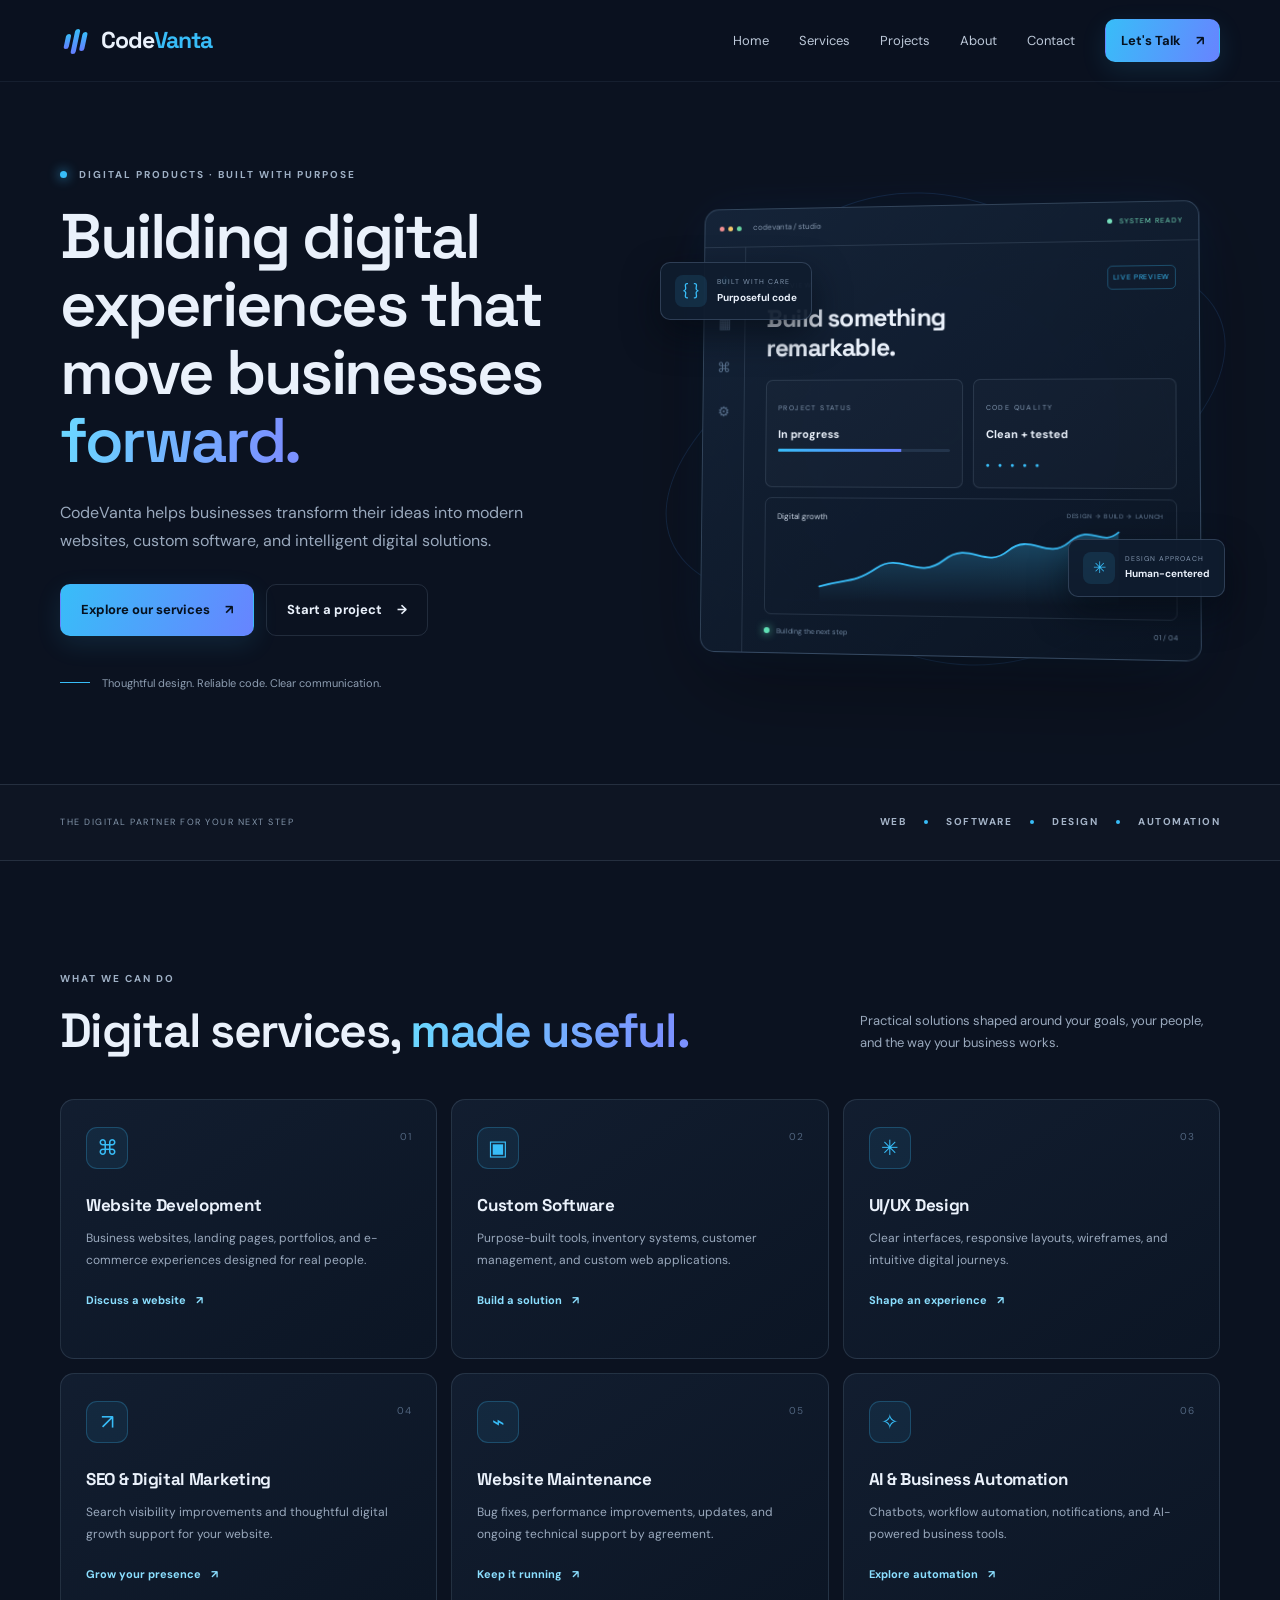
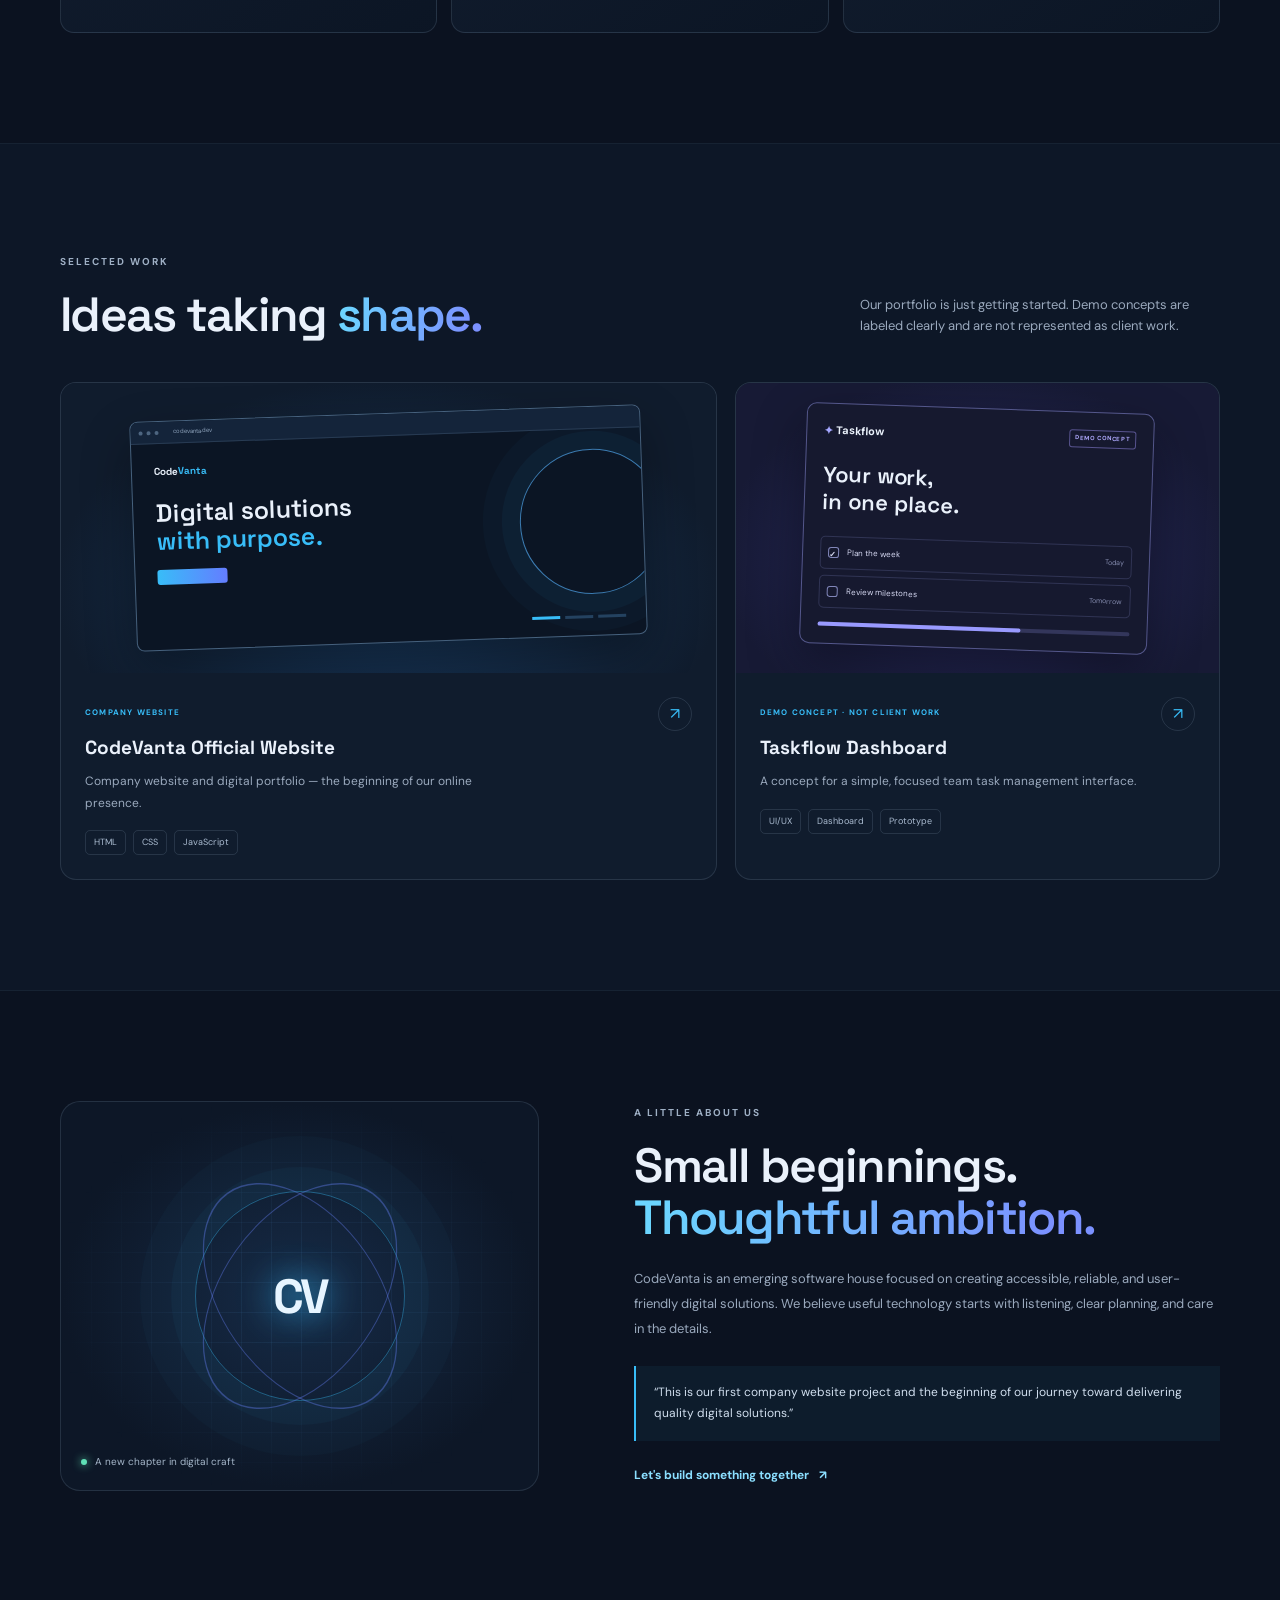
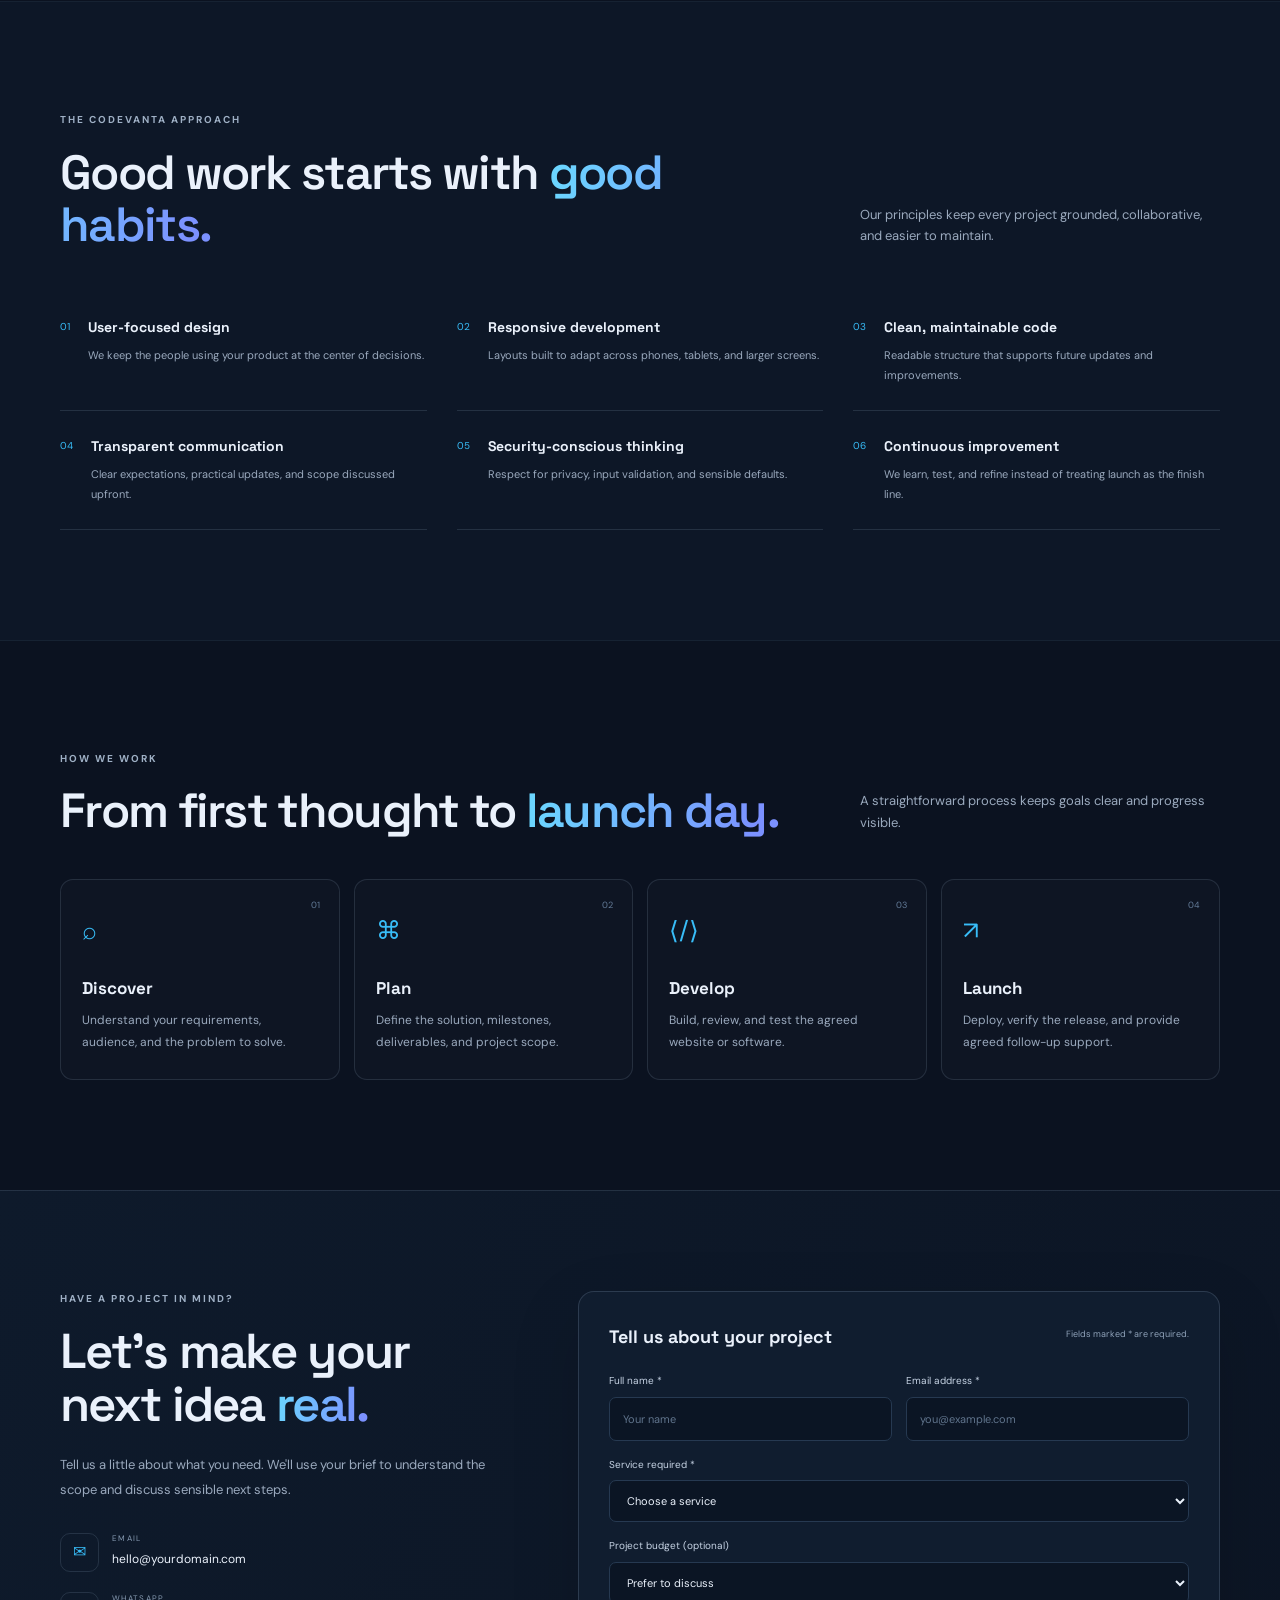
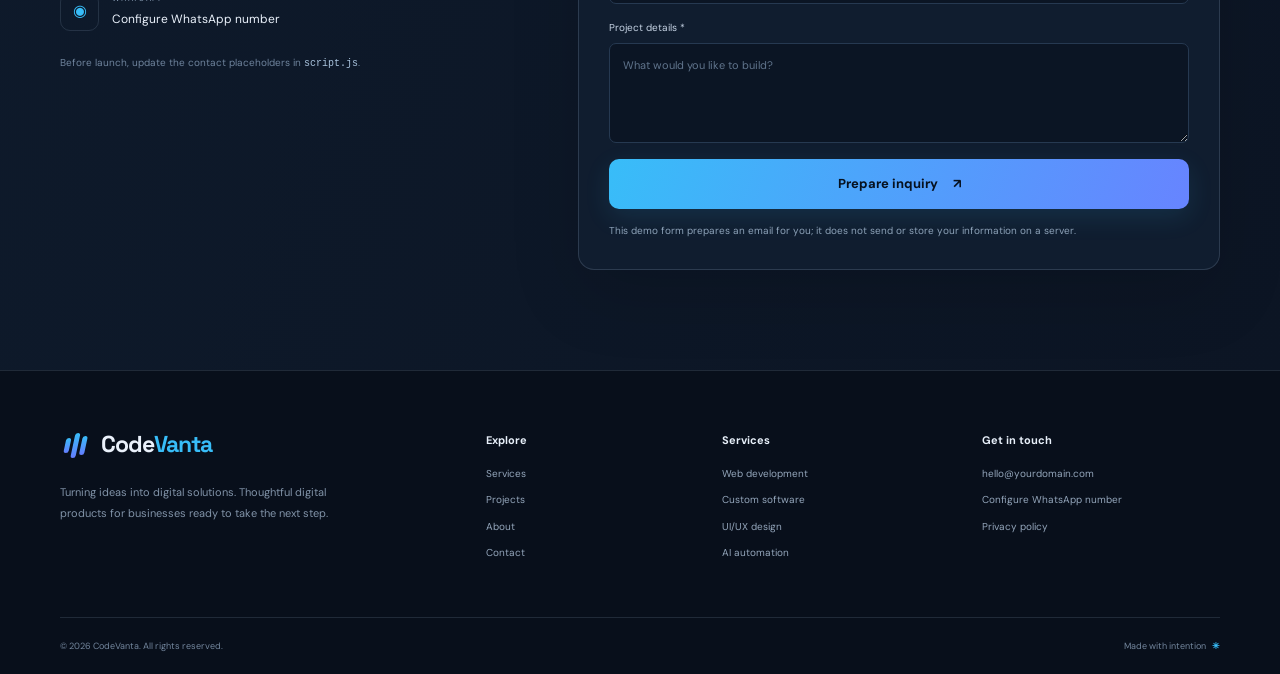
<file: codevanta/index.html>
<!doctype html>
<html lang="en">
<head>
  <meta charset="utf-8">
  <meta name="viewport" content="width=device-width, initial-scale=1">
  <title>CodeVanta — Turning Ideas Into Digital Solutions</title>
  <meta name="description" content="CodeVanta builds modern websites, custom software, thoughtful digital experiences, and business automation solutions.">
  <meta name="theme-color" content="#0b1220">
  <meta property="og:title" content="CodeVanta — Digital Solutions">
  <meta property="og:description" content="Turning Ideas Into Digital Solutions.">
  <meta property="og:type" content="website">
  <meta property="og:image" content="/assets/og-cover.svg">
  <link rel="icon" href="assets/favicon.svg" type="image/svg+xml">
  <link rel="preconnect" href="https://fonts.googleapis.com">
  <link rel="preconnect" href="https://fonts.gstatic.com" crossorigin>
  <link href="https://fonts.googleapis.com/css2?family=DM+Sans:wght@400;500;600;700&family=Space+Grotesk:wght@400;500;600;700&display=swap" rel="stylesheet">
  <link rel="stylesheet" href="styles.css">
  <script src="script.js" defer></script>
</head>
<body>
  <a class="skip-link" href="#main">Skip to content</a>
  <header class="site-header">
    <nav class="nav container" aria-label="Main navigation">
      <a class="brand" href="#home" aria-label="CodeVanta home">
        <span class="brand-mark" aria-hidden="true"><span></span><span></span><span></span></span>
        <span>Code<span class="brand-accent">Vanta</span></span>
      </a>
      <button class="menu-toggle" type="button" aria-expanded="false" aria-controls="nav-links" aria-label="Open navigation"><span></span><span></span><span></span></button>
      <div class="nav-links" id="nav-links">
        <a href="#home">Home</a><a href="#services">Services</a><a href="#projects">Projects</a><a href="#about">About</a><a href="#contact">Contact</a>
        <a class="button button-small" href="#contact">Let's Talk <span aria-hidden="true">↗</span></a>
      </div>
    </nav>
  </header>

  <main id="main">
    <section class="hero section container" id="home">
      <div class="hero-copy reveal">
        <p class="eyebrow"><span class="eyebrow-dot"></span> DIGITAL PRODUCTS · BUILT WITH PURPOSE</p>
        <h1>Building digital experiences that move businesses <span class="gradient-text">forward.</span></h1>
        <p class="hero-description">CodeVanta helps businesses transform their ideas into modern websites, custom software, and intelligent digital solutions.</p>
        <div class="hero-actions"><a class="button" href="#services">Explore our services <span aria-hidden="true">↗</span></a><a class="button button-ghost" href="#contact">Start a project <span aria-hidden="true">→</span></a></div>
        <div class="hero-note"><span class="note-line"></span><span>Thoughtful design. Reliable code. Clear communication.</span></div>
      </div>
      <div class="hero-art reveal" aria-label="Abstract digital product dashboard illustration" role="img">
        <div class="art-glow"></div>
        <div class="orbit orbit-one"></div><div class="orbit orbit-two"></div>
        <div class="dashboard">
          <div class="dash-top"><div class="window-dots"><i></i><i></i><i></i></div><span>codevanta / studio</span><span class="dash-status"><b></b> SYSTEM READY</span></div>
          <div class="dash-content">
            <div class="dash-sidebar"><span class="side-active">◈</span><span>▦</span><span>⌘</span><span>⚙</span></div>
            <div class="dash-main">
              <div class="dash-heading"><div><small>OVERVIEW</small><h3>Build something<br>remarkable.</h3></div><span class="dash-chip">LIVE PREVIEW</span></div>
              <div class="metric-row"><div class="metric"><small>PROJECT STATUS</small><strong>In progress</strong><span class="metric-bar"><i></i></span></div><div class="metric"><small>CODE QUALITY</small><strong>Clean + tested</strong><span class="metric-points">● ● ● ● ●</span></div></div>
              <div class="chart-card"><div class="chart-head"><span>Digital growth</span><span>DESIGN → BUILD → LAUNCH</span></div><svg viewBox="0 0 420 110" role="presentation" aria-hidden="true"><defs><linearGradient id="area" x1="0" y1="0" x2="0" y2="1"><stop offset="0" stop-color="#38bdf8" stop-opacity=".32"/><stop offset="1" stop-color="#38bdf8" stop-opacity="0"/></linearGradient></defs><path d="M0 88 C40 76 48 84 82 61 S140 78 177 49 S234 62 267 35 S320 49 352 22 S395 29 420 8 L420 110 L0 110Z" fill="url(#area)"/><path d="M0 88 C40 76 48 84 82 61 S140 78 177 49 S234 62 267 35 S320 49 352 22 S395 29 420 8" fill="none" stroke="#38bdf8" stroke-width="2.5" stroke-linecap="round"/></svg></div>
              <div class="dash-bottom"><span><i class="pulse"></i> Building the next step</span><span>01 / 04</span></div>
            </div>
          </div>
        </div>
        <div class="float-card float-code"><span class="float-icon">{ }</span><div><small>BUILT WITH CARE</small><strong>Purposeful code</strong></div></div>
        <div class="float-card float-design"><span class="float-icon">✳</span><div><small>DESIGN APPROACH</small><strong>Human-centered</strong></div></div>
      </div>
    </section>

    <section class="trust-strip"><div class="container trust-inner"><span>THE DIGITAL PARTNER FOR YOUR NEXT STEP</span><div><b>WEB</b><i></i><b>SOFTWARE</b><i></i><b>DESIGN</b><i></i><b>AUTOMATION</b></div></div></section>

    <section class="section container" id="services">
      <div class="section-heading reveal"><div><p class="eyebrow">WHAT WE CAN DO</p><h2>Digital services, <span class="gradient-text">made useful.</span></h2></div><p>Practical solutions shaped around your goals, your people, and the way your business works.</p></div>
      <div class="services-grid">
        <article class="service-card reveal"><span class="service-icon">⌘</span><span class="card-index">01</span><h3>Website Development</h3><p>Business websites, landing pages, portfolios, and e-commerce experiences designed for real people.</p><a href="#contact">Discuss a website <span>↗</span></a></article>
        <article class="service-card reveal"><span class="service-icon">▣</span><span class="card-index">02</span><h3>Custom Software</h3><p>Purpose-built tools, inventory systems, customer management, and custom web applications.</p><a href="#contact">Build a solution <span>↗</span></a></article>
        <article class="service-card reveal"><span class="service-icon">✳</span><span class="card-index">03</span><h3>UI/UX Design</h3><p>Clear interfaces, responsive layouts, wireframes, and intuitive digital journeys.</p><a href="#contact">Shape an experience <span>↗</span></a></article>
        <article class="service-card reveal"><span class="service-icon">↗</span><span class="card-index">04</span><h3>SEO & Digital Marketing</h3><p>Search visibility improvements and thoughtful digital growth support for your website.</p><a href="#contact">Grow your presence <span>↗</span></a></article>
        <article class="service-card reveal"><span class="service-icon">⌁</span><span class="card-index">05</span><h3>Website Maintenance</h3><p>Bug fixes, performance improvements, updates, and ongoing technical support by agreement.</p><a href="#contact">Keep it running <span>↗</span></a></article>
        <article class="service-card reveal"><span class="service-icon">✧</span><span class="card-index">06</span><h3>AI & Business Automation</h3><p>Chatbots, workflow automation, notifications, and AI-powered business tools.</p><a href="#contact">Explore automation <span>↗</span></a></article>
      </div>
    </section>

    <section class="section projects-section" id="projects"><div class="container">
      <div class="section-heading reveal"><div><p class="eyebrow">SELECTED WORK</p><h2>Ideas taking <span class="gradient-text">shape.</span></h2></div><p>Our portfolio is just getting started. Demo concepts are labeled clearly and are not represented as client work.</p></div>
      <div class="projects-grid">
        <article class="project-card project-feature reveal"><div class="project-visual visual-main"><div class="browser-frame"><div class="browser-bar"><i></i><i></i><i></i><span>codevanta.dev</span></div><div class="browser-content"><div class="browser-brand">Code<span>Vanta</span></div><div class="browser-title">Digital solutions<br><em>with purpose.</em></div><div class="browser-button"></div><div class="browser-orb"></div><div class="browser-lines"><i></i><i></i><i></i></div></div></div></div><div class="project-info"><div><span class="project-type">COMPANY WEBSITE</span><h3>CodeVanta Official Website</h3><p>Company website and digital portfolio — the beginning of our online presence.</p><div class="tech-tags"><span>HTML</span><span>CSS</span><span>JavaScript</span></div></div><span class="project-arrow" aria-hidden="true">↗</span></div></article>
        <article class="project-card reveal"><div class="project-visual visual-demo"><div class="demo-window"><div class="demo-top"><span>✦</span> Taskflow <small>DEMO CONCEPT</small></div><div class="demo-title">Your work,<br>in one place.</div><div class="demo-task"><b>✓</b><span>Plan the week</span><i>Today</i></div><div class="demo-task"><b></b><span>Review milestones</span><i>Tomorrow</i></div><div class="demo-progress"><span></span></div></div></div><div class="project-info"><div><span class="project-type">DEMO CONCEPT · NOT CLIENT WORK</span><h3>Taskflow Dashboard</h3><p>A concept for a simple, focused team task management interface.</p><div class="tech-tags"><span>UI/UX</span><span>Dashboard</span><span>Prototype</span></div></div><span class="project-arrow" aria-hidden="true">↗</span></div></article>
      </div>
    </div></section>

    <section class="section container about-layout" id="about"><div class="about-art reveal"><div class="about-grid"></div><div class="about-orbit"><span>CV</span></div><div class="about-caption"><span class="pulse"></span> A new chapter in digital craft</div></div><div class="about-copy reveal"><p class="eyebrow">A LITTLE ABOUT US</p><h2>Small beginnings.<br><span class="gradient-text">Thoughtful ambition.</span></h2><p>CodeVanta is an emerging software house focused on creating accessible, reliable, and user-friendly digital solutions. We believe useful technology starts with listening, clear planning, and care in the details.</p><blockquote>“This is our first company website project and the beginning of our journey toward delivering quality digital solutions.”</blockquote><a class="text-link" href="#contact">Let's build something together <span>↗</span></a></div></section>

    <section class="section why-section"><div class="container"><div class="section-heading reveal"><div><p class="eyebrow">THE CODEVANTA APPROACH</p><h2>Good work starts with <span class="gradient-text">good habits.</span></h2></div><p>Our principles keep every project grounded, collaborative, and easier to maintain.</p></div><div class="why-grid"><div class="why-item reveal"><span>01</span><div><h3>User-focused design</h3><p>We keep the people using your product at the center of decisions.</p></div></div><div class="why-item reveal"><span>02</span><div><h3>Responsive development</h3><p>Layouts built to adapt across phones, tablets, and larger screens.</p></div></div><div class="why-item reveal"><span>03</span><div><h3>Clean, maintainable code</h3><p>Readable structure that supports future updates and improvements.</p></div></div><div class="why-item reveal"><span>04</span><div><h3>Transparent communication</h3><p>Clear expectations, practical updates, and scope discussed upfront.</p></div></div><div class="why-item reveal"><span>05</span><div><h3>Security-conscious thinking</h3><p>Respect for privacy, input validation, and sensible defaults.</p></div></div><div class="why-item reveal"><span>06</span><div><h3>Continuous improvement</h3><p>We learn, test, and refine instead of treating launch as the finish line.</p></div></div></div></div></section>

    <section class="section container process-section"><div class="section-heading reveal"><div><p class="eyebrow">HOW WE WORK</p><h2>From first thought to <span class="gradient-text">launch day.</span></h2></div><p>A straightforward process keeps goals clear and progress visible.</p></div><div class="process-grid"><article class="process-step reveal"><span class="process-number">01</span><div class="process-icon">⌕</div><h3>Discover</h3><p>Understand your requirements, audience, and the problem to solve.</p></article><article class="process-step reveal"><span class="process-number">02</span><div class="process-icon">⌘</div><h3>Plan</h3><p>Define the solution, milestones, deliverables, and project scope.</p></article><article class="process-step reveal"><span class="process-number">03</span><div class="process-icon">⟨/⟩</div><h3>Develop</h3><p>Build, review, and test the agreed website or software.</p></article><article class="process-step reveal"><span class="process-number">04</span><div class="process-icon">↗</div><h3>Launch</h3><p>Deploy, verify the release, and provide agreed follow-up support.</p></article></div></section>

    <section class="contact-section" id="contact"><div class="container contact-layout"><div class="contact-copy reveal"><p class="eyebrow">HAVE A PROJECT IN MIND?</p><h2>Let's make your next idea <span class="gradient-text">real.</span></h2><p>Tell us a little about what you need. We'll use your brief to understand the scope and discuss sensible next steps.</p><div class="contact-method"><span class="contact-method-icon">✉</span><div><small>EMAIL</small><a href="mailto:hello@yourdomain.com" data-email-link>hello@yourdomain.com</a></div></div><div class="contact-method"><span class="contact-method-icon">◉</span><div><small>WHATSAPP</small><a href="#" data-whatsapp-link>Configure WhatsApp number</a></div></div><p class="contact-config-note">Before launch, update the contact placeholders in <code>script.js</code>.</p></div>
      <form class="contact-form reveal" id="contact-form" novalidate>
        <div class="form-heading"><h3>Tell us about your project</h3><p>Fields marked * are required.</p></div>
        <div class="form-row"><label>Full name *<input name="name" autocomplete="name" required minlength="2" maxlength="100" placeholder="Your name"></label><label>Email address *<input name="email" type="email" autocomplete="email" required maxlength="254" placeholder="you@example.com"></label></div>
        <label>Service required *<select name="service" required><option value="">Choose a service</option><option>Website Development</option><option>Custom Software Development</option><option>UI/UX Design</option><option>SEO and Digital Marketing</option><option>Website Maintenance</option><option>AI and Business Automation</option><option>Other / Not sure yet</option></select></label>
        <label>Project budget (optional)<select name="budget"><option value="">Prefer to discuss</option><option>Under $500</option><option>$500–$1,500</option><option>$1,500–$5,000</option><option>$5,000+</option></select></label>
        <label>Project details *<textarea name="details" required minlength="10" maxlength="3000" rows="4" placeholder="What would you like to build?"></textarea></label>
        <div class="hp-field" aria-hidden="true"><label>Leave this field empty<input name="website" tabindex="-1" autocomplete="off"></label></div>
        <button class="button form-submit" type="submit">Prepare inquiry <span aria-hidden="true">↗</span></button>
        <p class="form-status" id="form-status" role="status" aria-live="polite">This demo form prepares an email for you; it does not send or store your information on a server.</p>
      </form>
    </div></section>
  </main>

  <footer class="site-footer"><div class="container footer-main"><div class="footer-brand-col"><a class="brand" href="#home"><span class="brand-mark" aria-hidden="true"><span></span><span></span><span></span></span><span>Code<span class="brand-accent">Vanta</span></span></a><p>Turning ideas into digital solutions. Thoughtful digital products for businesses ready to take the next step.</p></div><div class="footer-links"><h4>Explore</h4><a href="#services">Services</a><a href="#projects">Projects</a><a href="#about">About</a><a href="#contact">Contact</a></div><div class="footer-links"><h4>Services</h4><a href="#services">Web development</a><a href="#services">Custom software</a><a href="#services">UI/UX design</a><a href="#services">AI automation</a></div><div class="footer-links"><h4>Get in touch</h4><a href="mailto:hello@yourdomain.com" data-email-link>hello@yourdomain.com</a><a href="#" data-whatsapp-link>WhatsApp placeholder</a><a href="privacy.html">Privacy policy</a></div></div><div class="container footer-bottom"><span>© <span id="year"></span> CodeVanta. All rights reserved.</span><span>Made with intention <b>✳</b></span></div></footer>
</body>
</html>
</file>
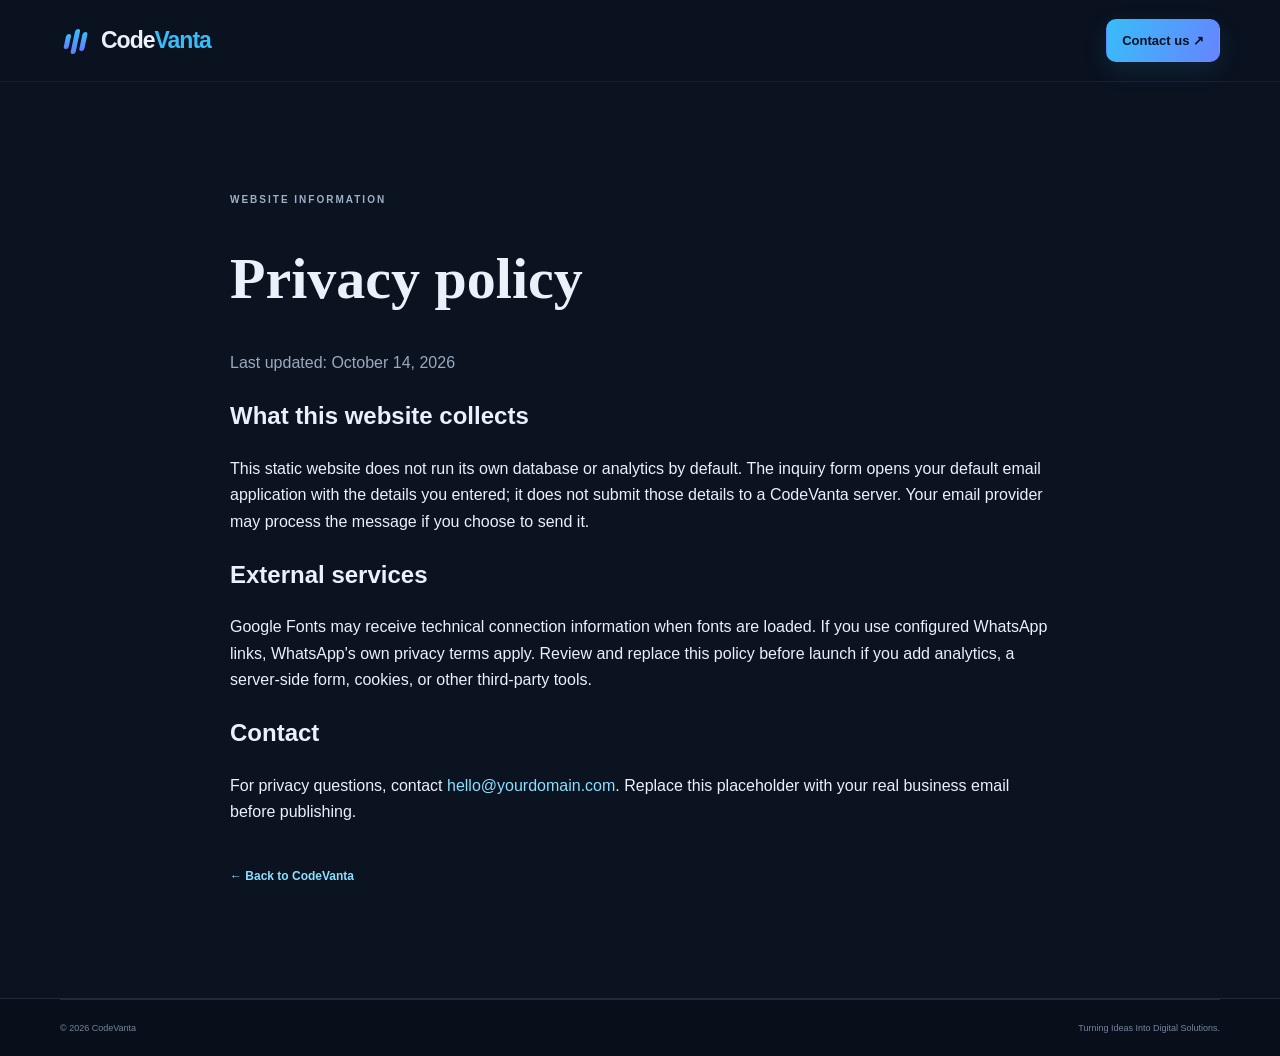
<file: codevanta/privacy.html>
<!doctype html>
<html lang="en"><head><meta charset="utf-8"><meta name="viewport" content="width=device-width, initial-scale=1"><meta name="robots" content="index,follow"><title>Privacy Policy — CodeVanta</title><meta name="description" content="Privacy information for the CodeVanta website."><link rel="icon" href="assets/favicon.svg" type="image/svg+xml"><link rel="stylesheet" href="styles.css"></head><body><header class="site-header"><nav class="nav container"><a class="brand" href="index.html"><span class="brand-mark" aria-hidden="true"><span></span><span></span><span></span></span><span>Code<span class="brand-accent">Vanta</span></span></a><a class="button button-small" href="index.html#contact">Contact us ↗</a></nav></header><main class="container section" style="max-width:820px"><p class="eyebrow">WEBSITE INFORMATION</p><h1 style="font-family:'Space Grotesk';font-size:clamp(38px,6vw,58px);line-height:1.1">Privacy policy</h1><p style="color:#9aa9bd">Last updated: October 14, 2026</p><h2>What this website collects</h2><p>This static website does not run its own database or analytics by default. The inquiry form opens your default email application with the details you entered; it does not submit those details to a CodeVanta server. Your email provider may process the message if you choose to send it.</p><h2>External services</h2><p>Google Fonts may receive technical connection information when fonts are loaded. If you use configured WhatsApp links, WhatsApp's own privacy terms apply. Review and replace this policy before launch if you add analytics, a server-side form, cookies, or other third-party tools.</p><h2>Contact</h2><p>For privacy questions, contact <a href="mailto:hello@yourdomain.com" style="color:#8bdfff">hello@yourdomain.com</a>. Replace this placeholder with your real business email before publishing.</p><a class="text-link" href="index.html">← Back to CodeVanta</a></main><footer class="site-footer"><div class="container footer-bottom"><span>© 2026 CodeVanta</span><span>Turning Ideas Into Digital Solutions.</span></div></footer></body></html>
</file>
<file: codevanta/styles.css>
:root{--navy:#0b1220;--navy2:#101b2e;--ink:#eaf1fb;--muted:#9aa9bd;--blue:#38bdf8;--blue2:#647dff;--line:rgba(169,194,223,.15);--card:#101b2b;--white:#fff;--max:1160px;--radius:20px}*{box-sizing:border-box}html{scroll-behavior:smooth;scroll-padding-top:92px}body{margin:0;background:var(--navy);color:var(--ink);font-family:"DM Sans",sans-serif;line-height:1.65;-webkit-font-smoothing:antialiased}a{color:inherit;text-decoration:none}button,input,select,textarea{font:inherit}.container{width:min(var(--max),calc(100% - 48px));margin-inline:auto}.section{padding-block:110px}.site-header{height:82px;position:sticky;top:0;z-index:50;background:rgba(11,18,32,.86);backdrop-filter:blur(18px);border-bottom:1px solid rgba(169,194,223,.08)}.nav{height:100%;display:flex;align-items:center;justify-content:space-between}.brand{display:inline-flex;align-items:center;gap:11px;font-family:"Space Grotesk",sans-serif;font-weight:700;font-size:23px;letter-spacing:-1px}.brand-accent{color:var(--blue)}.brand-mark{width:30px;height:30px;display:flex;align-items:center;justify-content:center;gap:3px;transform:skew(-12deg)}.brand-mark span{display:block;width:5px;border-radius:5px;background:linear-gradient(180deg,var(--blue),var(--blue2))}.brand-mark span:nth-child(1){height:15px}.brand-mark span:nth-child(2){height:25px}.brand-mark span:nth-child(3){height:19px}.nav-links{display:flex;align-items:center;gap:30px;color:#bdc9d9;font-size:13px}.nav-links>a:not(.button):hover,.footer-links a:hover{color:var(--blue)}.button{display:inline-flex;align-items:center;justify-content:center;gap:15px;padding:14px 20px;border:1px solid transparent;border-radius:10px;background:linear-gradient(110deg,#38bdf8,#6784ff);color:#06111f;font-weight:700;font-size:13px;transition:transform .2s,box-shadow .2s,filter .2s;box-shadow:0 8px 26px rgba(56,189,248,.12)}.button:hover{transform:translateY(-2px);box-shadow:0 12px 30px rgba(56,189,248,.22);filter:saturate(1.1)}.button-small{padding:10px 15px}.button-ghost{background:transparent;border-color:var(--line);color:var(--ink);box-shadow:none}.button-ghost:hover{border-color:rgba(56,189,248,.5);box-shadow:none}.menu-toggle{display:none;background:none;border:0;padding:8px}.menu-toggle span{display:block;width:24px;height:2px;background:#eaf1fb;margin:5px}.hero{min-height:650px;display:grid;grid-template-columns:1.02fr .98fr;align-items:center;gap:40px;padding-top:85px;padding-bottom:92px}.eyebrow{font-size:10px;font-weight:700;letter-spacing:2px;color:#9fb0c5;margin:0 0 18px}.eyebrow-dot{display:inline-block;width:7px;height:7px;border-radius:50%;background:var(--blue);box-shadow:0 0 12px var(--blue);margin-right:8px}.hero h1,.section-heading h2,.about-copy h2,.contact-copy h2{font-family:"Space Grotesk",sans-serif;font-weight:600;letter-spacing:-2.4px;line-height:1.08;margin:0;font-size:clamp(40px,5vw,63px)}.gradient-text{background:linear-gradient(100deg,#6bd5ff 5%,#7b91ff 90%);color:transparent;background-clip:text;-webkit-background-clip:text}.hero-description{font-size:16px;line-height:1.8;color:var(--muted);max-width:500px;margin:25px 0 28px}.hero-actions{display:flex;gap:12px;flex-wrap:wrap}.hero-note{display:flex;align-items:center;gap:12px;margin-top:38px;color:#8e9eb2;font-size:11px}.note-line{width:30px;height:1px;background:var(--blue)}.hero-art{position:relative;min-height:440px;display:grid;place-items:center;isolation:isolate}.art-glow{position:absolute;width:75%;aspect-ratio:1;border-radius:50%;background:radial-gradient(circle,rgba(50,131,255,.18),transparent 68%);filter:blur(8px);z-index:-1}.orbit{position:absolute;border:1px solid rgba(74,154,255,.15);border-radius:50%;transform:rotate(-22deg)}.orbit-one{width:108%;height:62%}.orbit-two{width:90%;height:95%;transform:rotate(54deg)}.dashboard{width:min(100%,500px);border:1px solid rgba(155,194,231,.26);border-radius:15px;background:linear-gradient(145deg,rgba(20,35,56,.98),rgba(10,20,35,.97));box-shadow:0 30px 90px rgba(0,0,0,.34),0 0 50px rgba(54,143,255,.08);overflow:hidden;transform:perspective(1000px) rotateY(-5deg) rotateX(2deg)}.dash-top{height:39px;display:flex;align-items:center;gap:12px;padding:0 15px;border-bottom:1px solid var(--line);font-size:8px;color:#8395ac}.window-dots{display:flex;gap:4px}.window-dots i,.browser-bar i{width:5px;height:5px;border-radius:50%;background:#4d6580}.window-dots i:first-child{background:#f28e91}.window-dots i:nth-child(2){background:#f4c66a}.window-dots i:nth-child(3){background:#68d5a0}.dash-status{margin-left:auto;color:#76dfbc;font-size:7px;letter-spacing:1px}.dash-status b{display:inline-block;width:5px;height:5px;border-radius:50%;background:#76dfbc;margin-right:4px}.dash-content{display:flex;min-height:330px}.dash-sidebar{width:43px;border-right:1px solid var(--line);display:flex;align-items:center;flex-direction:column;gap:22px;padding-top:22px;color:#58708d;font-size:14px}.side-active{color:var(--blue)}.dash-main{flex:1;padding:24px 22px 16px}.dash-heading{display:flex;justify-content:space-between;align-items:start}.dash-heading small,.metric small{font-size:7px;color:#8398b2;letter-spacing:1.4px}.dash-heading h3{font-family:"Space Grotesk";font-size:25px;line-height:1.2;letter-spacing:-.8px;margin:8px 0 18px}.dash-chip{font-size:7px;letter-spacing:.7px;border:1px solid rgba(56,189,248,.3);border-radius:5px;padding:5px;color:var(--blue)}.metric-row{display:grid;grid-template-columns:1fr 1fr;gap:10px}.metric{border:1px solid var(--line);background:rgba(255,255,255,.018);border-radius:7px;padding:12px}.metric strong{display:block;font-size:11px;margin:6px 0}.metric-bar{display:block;height:3px;background:#23344b;border-radius:4px;overflow:hidden}.metric-bar i{display:block;width:72%;height:100%;background:linear-gradient(90deg,var(--blue),var(--blue2))}.metric-points{font-size:7px;color:var(--blue);letter-spacing:3px}.chart-card{border:1px solid var(--line);border-radius:7px;padding:12px 12px 4px;margin-top:10px}.chart-head{display:flex;justify-content:space-between;font-size:8px;color:#cbd6e5}.chart-head span+span{color:#7087a2;font-size:6px;letter-spacing:.7px}.chart-card svg{width:100%;height:78px}.dash-bottom{display:flex;justify-content:space-between;color:#7289a3;font-size:7px;margin-top:11px}.pulse{display:inline-block;width:6px;height:6px;border-radius:50%;background:#5fe0b5;box-shadow:0 0 9px #5fe0b5;margin-right:5px}.float-card{position:absolute;display:flex;align-items:center;gap:10px;padding:12px 14px;border:1px solid rgba(160,193,225,.22);background:rgba(15,28,46,.94);border-radius:10px;box-shadow:0 15px 35px #050b14aa}.float-code{top:13%;left:-2%}.float-design{right:-1%;bottom:13%}.float-icon{display:grid;place-items:center;width:32px;height:32px;border-radius:8px;background:rgba(56,189,248,.12);color:var(--blue);font-size:16px}.float-card small{display:block;color:#8296ae;font-size:7px;letter-spacing:1px}.float-card strong{display:block;font-size:10px;margin-top:2px}.trust-strip{border-block:1px solid var(--line);background:rgba(255,255,255,.012)}.trust-inner{display:flex;align-items:center;justify-content:space-between;gap:25px;min-height:75px}.trust-inner>span{font-size:9px;letter-spacing:1.5px;color:#8395aa}.trust-inner div{display:flex;align-items:center;gap:18px;color:#a5b4c8;font-size:10px;letter-spacing:1.5px}.trust-inner i{width:4px;height:4px;border-radius:50%;background:var(--blue)}.section-heading{display:flex;justify-content:space-between;align-items:end;gap:40px;margin-bottom:42px}.section-heading h2,.about-copy h2,.contact-copy h2{font-size:clamp(34px,4vw,48px);letter-spacing:-1.7px}.section-heading>p{max-width:360px;color:var(--muted);font-size:13px;margin:0 0 4px}.services-grid{display:grid;grid-template-columns:repeat(3,1fr);gap:14px}.service-card{position:relative;padding:27px 25px 24px;border:1px solid var(--line);border-radius:14px;background:linear-gradient(145deg,rgba(20,33,52,.8),rgba(12,23,38,.8));min-height:260px;transition:transform .25s,border-color .25s,background .25s}.service-card:hover{transform:translateY(-5px);border-color:rgba(56,189,248,.35);background:linear-gradient(145deg,rgba(23,43,67,.9),rgba(12,23,38,.9))}.service-icon{display:grid;place-items:center;width:42px;height:42px;border:1px solid rgba(56,189,248,.25);border-radius:11px;background:rgba(56,189,248,.08);color:var(--blue);font-size:21px}.card-index{position:absolute;right:24px;top:29px;color:#51657f;font-size:10px;letter-spacing:1px}.service-card h3{font-family:"Space Grotesk";font-size:17px;letter-spacing:-.3px;margin:22px 0 9px}.service-card p,.project-info p,.why-item p,.process-step p{font-size:12px;line-height:1.8;color:var(--muted);margin:0}.service-card>a{display:inline-flex;gap:10px;color:#8bdfff;font-size:11px;font-weight:700;margin-top:20px}.service-card>a span{transition:transform .2s}.service-card>a:hover span{transform:translate(3px,-3px)}.projects-section{background:#0d1727;border-block:1px solid rgba(169,194,223,.06)}.projects-grid{display:grid;grid-template-columns:1.15fr .85fr;gap:18px}.project-card{border:1px solid var(--line);border-radius:16px;overflow:hidden;background:#101c2d}.project-visual{height:290px;display:grid;place-items:center;overflow:hidden;position:relative}.visual-main{background:radial-gradient(ellipse at 50% 70%,#183a60,#101c2d 72%)}.browser-frame{width:78%;height:230px;border:1px solid #46617d;border-radius:8px;background:#0b1524;overflow:hidden;box-shadow:0 20px 50px #0005;transform:rotate(-2deg)}.browser-bar{height:22px;display:flex;align-items:center;gap:4px;padding:0 8px;background:#14243a;border-bottom:1px solid #283b53}.browser-bar i{width:4px;height:4px}.browser-bar span{margin-left:10px;font-size:6px;color:#8ba0b9}.browser-content{height:calc(100% - 22px);padding:20px 22px;position:relative;overflow:hidden}.browser-brand{font-family:"Space Grotesk";font-size:10px;font-weight:700}.browser-brand span{color:var(--blue)}.browser-title{font-family:"Space Grotesk";font-size:25px;font-weight:600;line-height:1.15;margin-top:18px;position:relative;z-index:1}.browser-title em{font-style:normal;color:var(--blue)}.browser-button{width:70px;height:15px;border-radius:3px;background:linear-gradient(90deg,var(--blue),var(--blue2));margin-top:14px}.browser-orb{position:absolute;width:145px;height:145px;border:1px solid #3b7bb1;border-radius:50%;right:-22px;top:20px;box-shadow:0 0 0 18px #38bdf80b,0 0 0 37px #38bdf807}.browser-lines{position:absolute;bottom:17px;right:20px;display:flex;gap:5px}.browser-lines i{width:28px;height:3px;background:#244260}.browser-lines i:first-child{background:var(--blue)}.visual-demo{background:radial-gradient(ellipse at 50% 60%,#2b2d68,#171a35 75%)}.demo-window{width:72%;padding:17px;border:1px solid #54578b;border-radius:10px;background:#16192f;box-shadow:0 20px 50px #0006;transform:rotate(2deg)}.demo-top{font-size:11px;font-weight:700}.demo-top>span{color:#a5a7ff}.demo-top small{float:right;font-size:6px;letter-spacing:.6px;color:#b0aaff;border:1px solid #57538e;padding:3px 5px;border-radius:3px}.demo-title{font-family:"Space Grotesk";font-size:22px;line-height:1.2;font-weight:600;margin:22px 0}.demo-task{display:flex;align-items:center;gap:8px;padding:9px 7px;border:1px solid #303454;border-radius:5px;margin-top:6px;font-size:8px;color:#d9dcf5}.demo-task>b{width:11px;height:11px;border:1px solid #8186b9;border-radius:3px}.demo-task:first-of-type b{background:#8186ff}.demo-task i{margin-left:auto;font-style:normal;color:#858caf;font-size:7px}.demo-progress{height:4px;border-radius:4px;background:#33365b;margin-top:14px}.demo-progress span{display:block;width:65%;height:100%;background:#999aff;border-radius:4px}.project-info{display:flex;justify-content:space-between;gap:20px;padding:24px}.project-type{font-size:8px;font-weight:700;letter-spacing:1.2px;color:var(--blue)}.project-info h3{font-family:"Space Grotesk";font-size:19px;margin:8px 0}.project-info p{max-width:440px}.tech-tags{display:flex;gap:7px;flex-wrap:wrap;margin-top:16px}.tech-tags span{font-size:9px;color:#aabbd0;padding:4px 8px;border:1px solid var(--line);border-radius:5px}.project-arrow{display:grid;place-items:center;flex:0 0 34px;height:34px;border:1px solid var(--line);border-radius:50%;color:var(--blue)}.about-layout{display:grid;grid-template-columns:.9fr 1.1fr;align-items:center;gap:95px}.about-art{min-height:390px;position:relative;display:grid;place-items:center;overflow:hidden;border:1px solid var(--line);border-radius:20px;background:radial-gradient(ellipse at center,#162b47,#0d1727 70%)}.about-grid{position:absolute;inset:0;background-image:linear-gradient(rgba(99,166,231,.08) 1px,transparent 1px),linear-gradient(90deg,rgba(99,166,231,.08) 1px,transparent 1px);background-size:30px 30px;mask-image:radial-gradient(ellipse at center,#000 20%,transparent 75%)}.about-orbit{width:210px;aspect-ratio:1;border:1px solid rgba(56,189,248,.4);border-radius:50%;display:grid;place-items:center;box-shadow:0 0 0 24px rgba(56,189,248,.035),0 0 0 55px rgba(56,189,248,.025);position:relative}.about-orbit:before,.about-orbit:after{content:"";position:absolute;border:1px solid rgba(105,132,255,.38);border-radius:50%;inset:25px;transform:rotate(55deg) scaleX(1.6)}.about-orbit:after{transform:rotate(-55deg) scaleX(1.6)}.about-orbit span{font-family:"Space Grotesk";font-size:48px;font-weight:700;letter-spacing:-4px;color:#e7f5ff;text-shadow:0 0 35px #38bdf8}.about-caption{position:absolute;bottom:20px;left:20px;color:#a6b7ca;font-size:10px}.about-copy>p:not(.eyebrow){font-size:13px;line-height:1.9;color:var(--muted);margin:24px 0}.about-copy blockquote{margin:0;padding:16px 18px;border-left:2px solid var(--blue);background:rgba(56,189,248,.055);font-size:12px;line-height:1.8;color:#d0deee}.text-link{display:inline-flex;gap:10px;margin-top:25px;color:#8bdfff;font-weight:700;font-size:12px}.why-section{background:#0d1727;border-block:1px solid rgba(169,194,223,.06)}.why-grid{display:grid;grid-template-columns:repeat(3,1fr);gap:0 30px}.why-item{display:flex;gap:18px;padding:24px 0;border-bottom:1px solid var(--line)}.why-item>span{font-size:10px;color:var(--blue);padding-top:3px}.why-item h3{font-family:"Space Grotesk";font-size:14px;margin:0 0 7px}.why-item p{font-size:11px}.process-grid{display:grid;grid-template-columns:repeat(4,1fr);gap:14px}.process-step{position:relative;padding:25px 21px;border:1px solid var(--line);border-radius:13px;background:rgba(255,255,255,.015)}.process-number{position:absolute;right:19px;top:18px;font-size:9px;color:#637b98}.process-icon{font-size:25px;color:var(--blue);margin:5px 0 23px}.process-step h3{font-family:"Space Grotesk";font-size:17px;margin:0 0 8px}.contact-section{padding:100px 0;background:linear-gradient(110deg,#0e1a2b,#0c1524);border-top:1px solid var(--line)}.contact-layout{display:grid;grid-template-columns:.8fr 1.2fr;gap:90px;align-items:start}.contact-copy h2{font-size:clamp(36px,4vw,49px)}.contact-copy>p:not(.eyebrow){color:var(--muted);font-size:13px;line-height:1.9;margin:22px 0 30px}.contact-method{display:flex;align-items:center;gap:13px;margin:20px 0}.contact-method-icon{display:grid;place-items:center;width:39px;height:39px;border:1px solid var(--line);border-radius:10px;color:var(--blue)}.contact-method small{display:block;font-size:8px;letter-spacing:1.3px;color:#879bb2}.contact-method a{font-size:12px}.contact-config-note{font-size:10px!important;color:#6f849d!important}.contact-config-note code{color:#a8c2dc}.contact-form{padding:30px;border:1px solid rgba(169,194,223,.18);border-radius:16px;background:#101d2f;box-shadow:0 25px 70px #0002}.form-heading{display:flex;align-items:start;justify-content:space-between;gap:15px;margin-bottom:22px}.form-heading h3{font-family:"Space Grotesk";font-size:18px;margin:0}.form-heading p{font-size:9px;color:#8fa2b9;margin:5px 0}.contact-form label{display:block;font-size:10px;color:#c7d4e5;margin-bottom:16px}.form-row{display:grid;grid-template-columns:1fr 1fr;gap:14px}.contact-form input,.contact-form select,.contact-form textarea{display:block;width:100%;margin-top:7px;padding:12px 13px;background:#0b1524;border:1px solid #263951;border-radius:7px;color:#eaf1fb;font-size:11px;outline:none;transition:border-color .2s}.contact-form input:focus,.contact-form select:focus,.contact-form textarea:focus{border-color:var(--blue);box-shadow:0 0 0 3px #38bdf81a}.contact-form input::placeholder,.contact-form textarea::placeholder{color:#60748c}.contact-form select{appearance:auto}.contact-form textarea{resize:vertical;min-height:100px}.form-submit{width:100%;cursor:pointer;border:0}.form-status{font-size:10px;color:#8da2b8;line-height:1.7;margin:13px 0 0}.form-status.error{color:#ff9c9c}.form-status.success{color:#76dfbc}.hp-field{position:absolute;left:-10000px;width:1px;height:1px;overflow:hidden}.site-footer{background:#080f1b;border-top:1px solid var(--line)}.footer-main{display:grid;grid-template-columns:1.6fr .8fr .9fr 1fr;gap:45px;padding-block:55px}.footer-brand-col p{max-width:280px;font-size:11px;line-height:1.9;color:#8193a8;margin-top:18px}.footer-links{display:flex;flex-direction:column;gap:10px;font-size:10px;color:#94a6bb}.footer-links h4{font-size:11px;color:#e8f0fa;margin:5px 0 7px}.footer-bottom{min-height:57px;border-top:1px solid var(--line);display:flex;align-items:center;justify-content:space-between;font-size:9px;color:#73869d}.footer-bottom b{color:var(--blue);margin-left:4px}.skip-link{position:absolute;top:-60px;left:15px;padding:10px;background:#fff;color:#000;z-index:100}.skip-link:focus{top:10px}.reveal{opacity:0;transform:translateY(14px);transition:opacity .6s ease,transform .6s ease}.reveal.is-visible{opacity:1;transform:translateY(0)}:focus-visible{outline:2px solid var(--blue);outline-offset:4px}@media(max-width:1000px){.nav-links{gap:18px}.hero{gap:20px}.hero h1{font-size:52px}.float-code{left:-4%}.float-design{right:-4%}.about-layout{gap:50px}.contact-layout{gap:45px}.footer-main{gap:25px}}@media(max-width:800px){.section{padding-block:80px}.container{width:min(var(--max),calc(100% - 36px))}.site-header{height:72px}.menu-toggle{display:block;cursor:pointer}.nav-links{display:none;position:absolute;top:71px;left:0;right:0;padding:20px 24px 25px;background:#0d1727;border-bottom:1px solid var(--line);flex-direction:column;align-items:stretch;gap:18px}.nav-links.open{display:flex}.nav-links .button{align-self:flex-start}.hero{grid-template-columns:1fr;padding-top:70px;gap:30px}.hero-copy{max-width:650px}.hero h1{font-size:clamp(43px,8vw,62px)}.hero-art{min-height:400px;width:min(100%,600px);margin:auto}.trust-inner{align-items:flex-start;flex-direction:column;justify-content:center;padding-block:20px;gap:12px}.trust-inner div{flex-wrap:wrap;gap:11px}.section-heading{align-items:flex-start;flex-direction:column;gap:16px}.section-heading>p{max-width:520px}.services-grid{grid-template-columns:repeat(2,1fr)}.projects-grid{grid-template-columns:1fr}.project-visual{height:300px}.about-layout{grid-template-columns:1fr;gap:40px}.about-art{min-height:330px}.why-grid{grid-template-columns:repeat(2,1fr);gap:0 25px}.process-grid{grid-template-columns:repeat(2,1fr)}.contact-layout{grid-template-columns:1fr;gap:35px}.contact-copy{max-width:580px}.footer-main{grid-template-columns:repeat(2,1fr)}}@media(max-width:520px){.container{width:calc(100% - 32px)}.section{padding-block:65px}.hero{padding-top:55px;padding-bottom:65px}.hero h1{font-size:43px;letter-spacing:-1.8px}.hero-description{font-size:14px}.hero-actions{align-items:stretch;flex-direction:column}.hero-actions .button{width:100%}.hero-art{min-height:330px;margin-top:10px}.dashboard{transform:none}.dash-content{min-height:270px}.dash-main{padding:17px 12px 12px}.dash-heading h3{font-size:20px}.dash-chip{font-size:6px}.metric{padding:8px}.metric strong{font-size:9px}.chart-card{padding:8px}.chart-card svg{height:60px}.float-card{padding:8px;gap:7px}.float-icon{width:27px;height:27px}.float-card small{font-size:6px}.float-card strong{font-size:8px}.float-code{top:2%;left:0}.float-design{right:0;bottom:3%}.trust-inner div{font-size:8px;letter-spacing:1px}.section-heading h2,.about-copy h2,.contact-copy h2{font-size:36px}.services-grid{grid-template-columns:1fr}.service-card{min-height:auto;padding:23px}.service-card h3{margin-top:17px}.project-visual{height:245px}.project-info{padding:19px;gap:10px}.project-info h3{font-size:17px}.project-info p{font-size:11px}.project-arrow{flex-basis:30px;height:30px}.about-art{min-height:290px}.about-orbit{width:170px}.about-orbit span{font-size:40px}.why-grid{grid-template-columns:1fr}.process-grid{grid-template-columns:1fr 1fr;gap:9px}.process-step{padding:20px 15px}.process-icon{margin-bottom:16px}.process-step h3{font-size:15px}.process-step p{font-size:10px}.contact-section{padding:70px 0}.contact-form{padding:20px 16px}.form-heading{display:block}.form-row{grid-template-columns:1fr;gap:0}.footer-main{grid-template-columns:1fr 1fr;gap:28px 18px;padding-block:40px}.footer-brand-col{grid-column:1/-1}.footer-bottom{gap:12px;align-items:flex-start;flex-direction:column;justify-content:center;padding-block:15px}}@media(prefers-reduced-motion:reduce){html{scroll-behavior:auto}*,*::before,*::after{animation-duration:.01ms!important;animation-iteration-count:1!important;transition-duration:.01ms!important;scroll-behavior:auto!important}.reveal{opacity:1;transform:none}}
</file>
